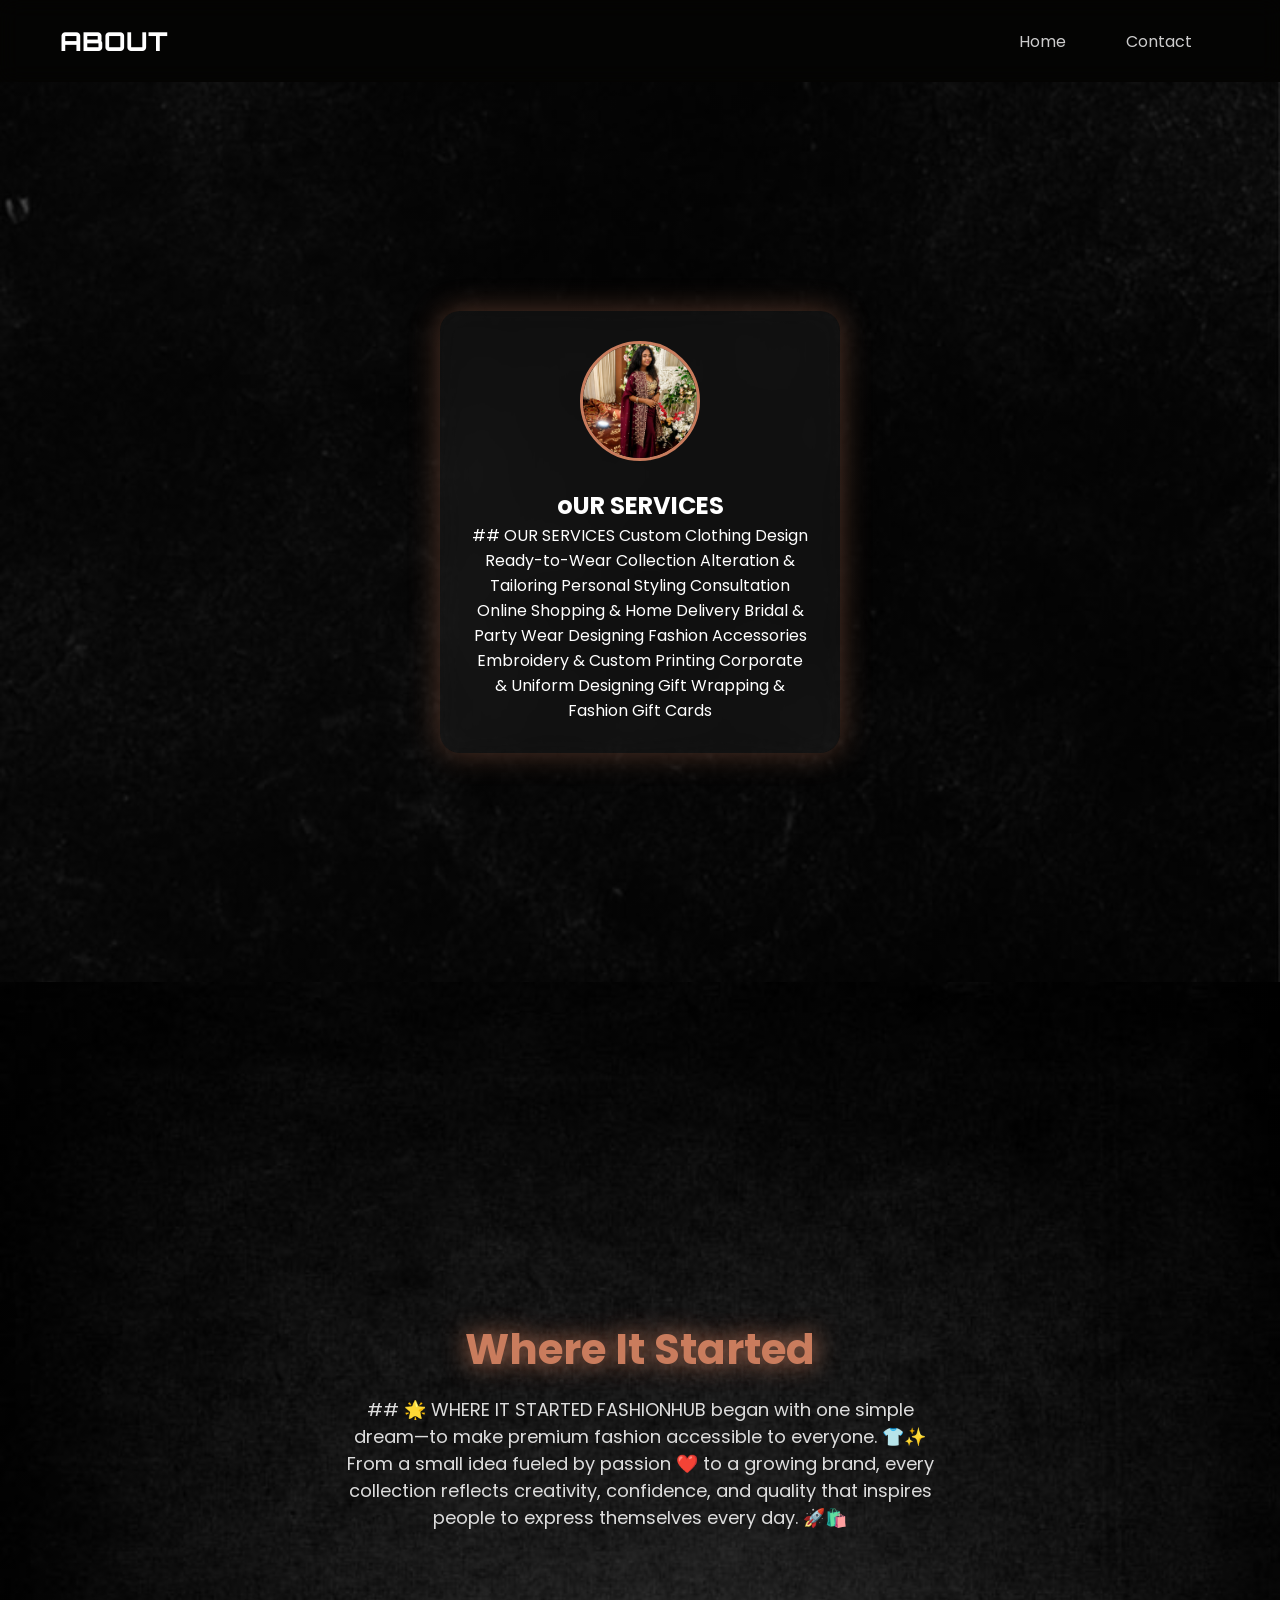
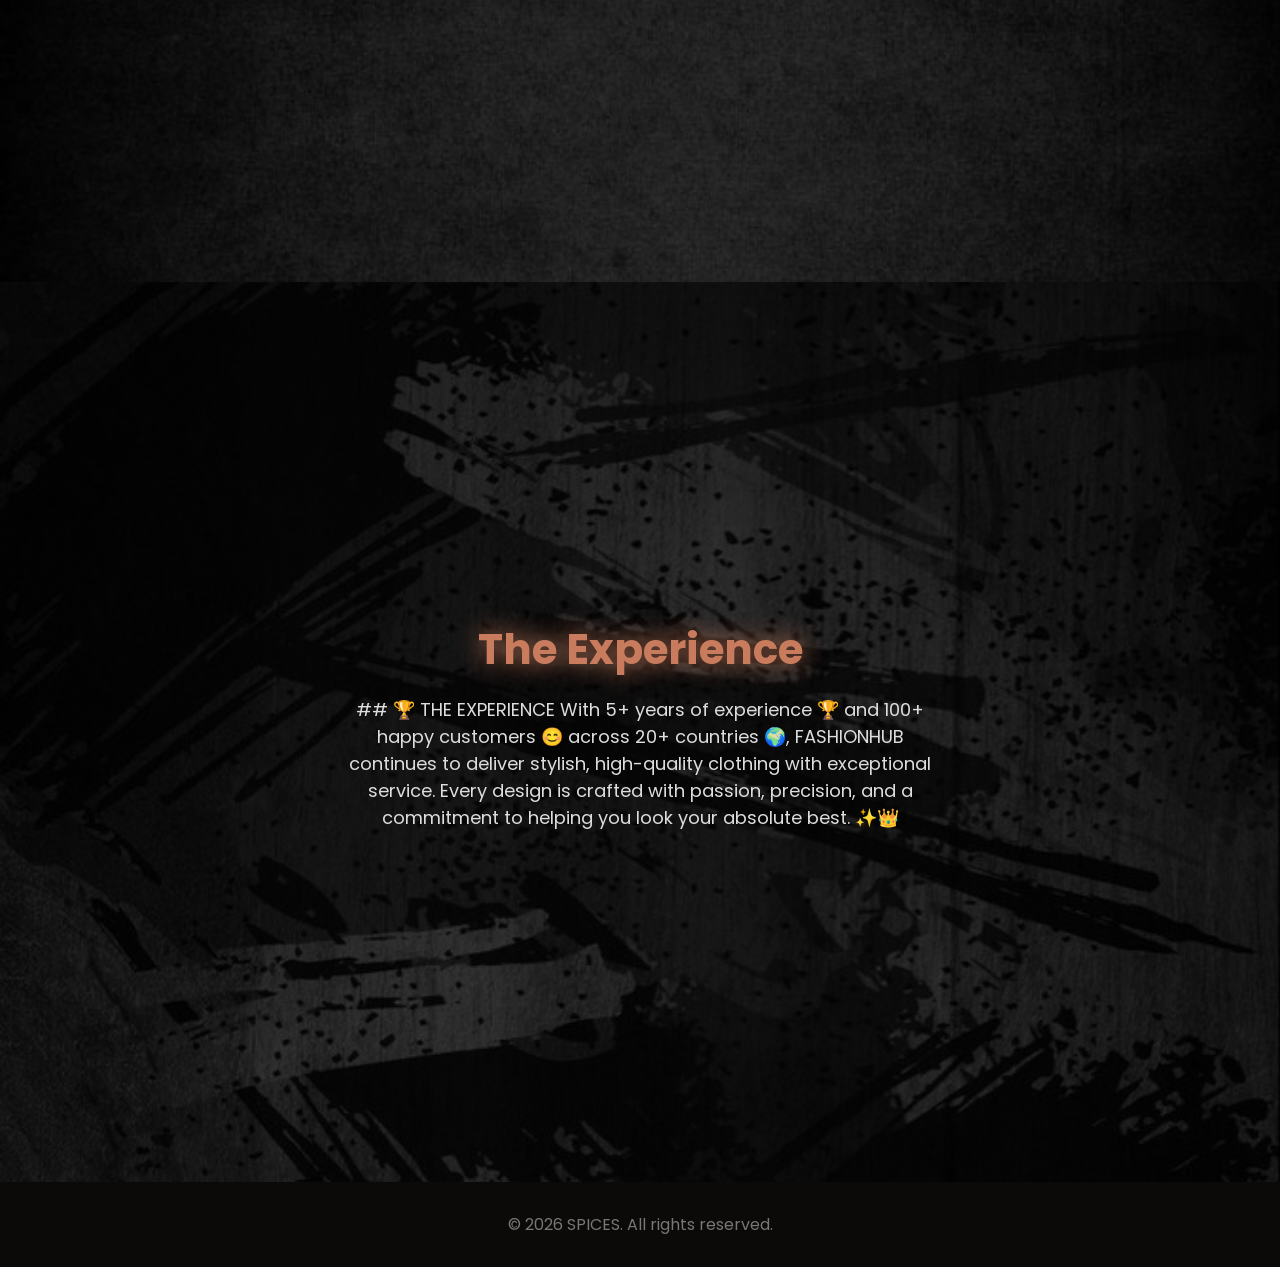
<file: about.html>
<!DOCTYPE html>
<html lang="en">
<head>
<meta charset="UTF-8">
<meta name="viewport" content="width=device-width, initial-scale=1.0">
<title>About Us</title>
<link href="https://fonts.googleapis.com/css2?family=Poppins&family=Orbitron&display=swap" rel="stylesheet">
<style>*{
  margin:0;
  padding:0;
  box-sizing:border-box;
  font-family:'Poppins',sans-serif;
}

body{
  color:#fff;
  background:#0b0a08;
}

/* HEADER SAME THEME */
header{
  display:flex;
  justify-content:space-between;
  align-items:center;
  padding:25px 60px;
  background:rgba(0,0,0,.6);
  backdrop-filter:blur(10px);
}

.logo{
  font-family:'Orbitron',sans-serif;
  font-size:26px;
  font-weight:800;
}
.logo span{
  color:#c97c5d;
  text-shadow:0 0 15px #c97c5d;
}

nav a{
  margin:0 10px;
  text-decoration:none;
  color:#ccc;
  padding:10px 18px;
  border-radius:25px;
  transition:.3s;
}
nav a:hover{
  background:#c97c5d;
  color:#000;
  box-shadow:0 0 20px rgba(201,124,93,.9);
}

/* STORY SECTIONS */
.story{
  height:100vh;
  display:flex;
  align-items:center;
  justify-content:center;
  text-align:center;
  padding:40px;
  position:relative;
}

/* BACKGROUNDS */
.section1{
  background:
  linear-gradient(rgba(0,0,0,.7),rgba(0,0,0,.7)),
  url('images/bg2.jpeg');
  background-size:cover;
}

.section2{
  background:
  linear-gradient(rgba(0,0,0,.7),rgba(0,0,0,.7)),
  url('images/bg3.jpeg');
  background-size:cover;
}

.section3{
  background:
  linear-gradient(rgba(0,0,0,.7),rgba(0,0,0,.7)),
  url('images/bg4.jpeg');
  background-size:cover;
}

/* GLASS CARD (OWNER BOX) */
.glass-card{
  background:rgba(255,255,255,0.05);
  padding:30px;
  border-radius:20px;
  backdrop-filter:blur(15px);
  max-width:400px;
  box-shadow:0 0 30px rgba(201,124,93,.4);
}

.owner-img{
  width:120px;
  height:120px;
  border-radius:50%;
  object-fit:cover;
  margin-bottom:20px;
  border:3px solid #c97c5d;
}

/* TEXT BLOCK */
.text{
  max-width:600px;
}

.text h2{
  font-size:42px;
  color:#c97c5d;
  text-shadow:0 0 25px #c97c5d;
}

.text p{
  margin-top:15px;
  color:#ddd;
  font-size:18px;
}

/* ANIMATION */
.reveal{
  opacity:0;
  transform:translateY(60px);
  transition:1s;
}

.reveal.active{
  opacity:1;
  transform:translateY(0);
}

/* FOOTER */
footer{
  text-align:center;
  padding:30px;
  color:#777;
}

/* MOBILE */
@media(max-width:768px){

  .text h2{
    font-size:30px;
  }

  .text p{
    font-size:15px;
  }

  .glass-card{
    padding:20px;
  }

}</style>
</head>

<body>

<header>
  <div class="logo">ABOUT</div>
  <nav>
    <a href="index.html">Home</a>
    <a href="contact.html">Contact</a>
  </nav>
</header>

<!-- SECTION 1 (OWNER INTRO) -->
<section class="story section1">

  <div class="glass-card reveal">
    <img src="images/owner.jpeg" class="owner-img">
    <h2>oUR SERVICES</h2>
    <p>
    <p>
    <p>


## OUR SERVICES

Custom Clothing Design
Ready-to-Wear Collection
Alteration & Tailoring
Personal Styling Consultation
Online Shopping & Home Delivery
Bridal & Party Wear Designing
Fashion Accessories
Embroidery & Custom Printing
Corporate & Uniform Designing
Gift Wrapping & Fashion Gift Cards


</p>
    </p>
  </div>

</section>

<!-- SECTION 2 -->
<section class="story section2">
  <div class="text reveal">
    <h2>Where It Started</h2>
    <p>
      <p>
<p>
    ## 🌟 WHERE IT STARTED

FASHIONHUB began with one simple dream—to make premium fashion accessible to everyone. 👕✨ From a small idea fueled by passion ❤️ to a growing brand, every collection reflects creativity, confidence, and quality that inspires people to express themselves every day. 🚀🛍️

</p>
</p>
    </p>
  </div>
</section>

<!-- SECTION 3 -->
<section class="story section3">
  <div class="text reveal">
    <h2>The Experience</h2>
    <p>
      <p>
<p>
## 🏆 THE EXPERIENCE

With 5+ years of experience 🏆 and 100+ happy customers 😊 across 20+ countries 🌍, FASHIONHUB continues to deliver stylish, high-quality clothing with exceptional service. Every design is crafted with passion, precision, and a commitment to helping you look your absolute best. ✨👑
</p>
    </p>
  </div>
</section>

<footer>
  © 2026 SPICES. All rights reserved.
</footer>

<script>function reveal(){
  let reveals = document.querySelectorAll(".reveal");

  reveals.forEach((el)=>{
    let windowHeight = window.innerHeight;
    let elementTop = el.getBoundingClientRect().top;
    let visible = 120;

    if(elementTop < windowHeight - visible){
      el.classList.add("active");
    }
  });
}

window.addEventListener("scroll", reveal);</script>
</body>
</html>
</file>
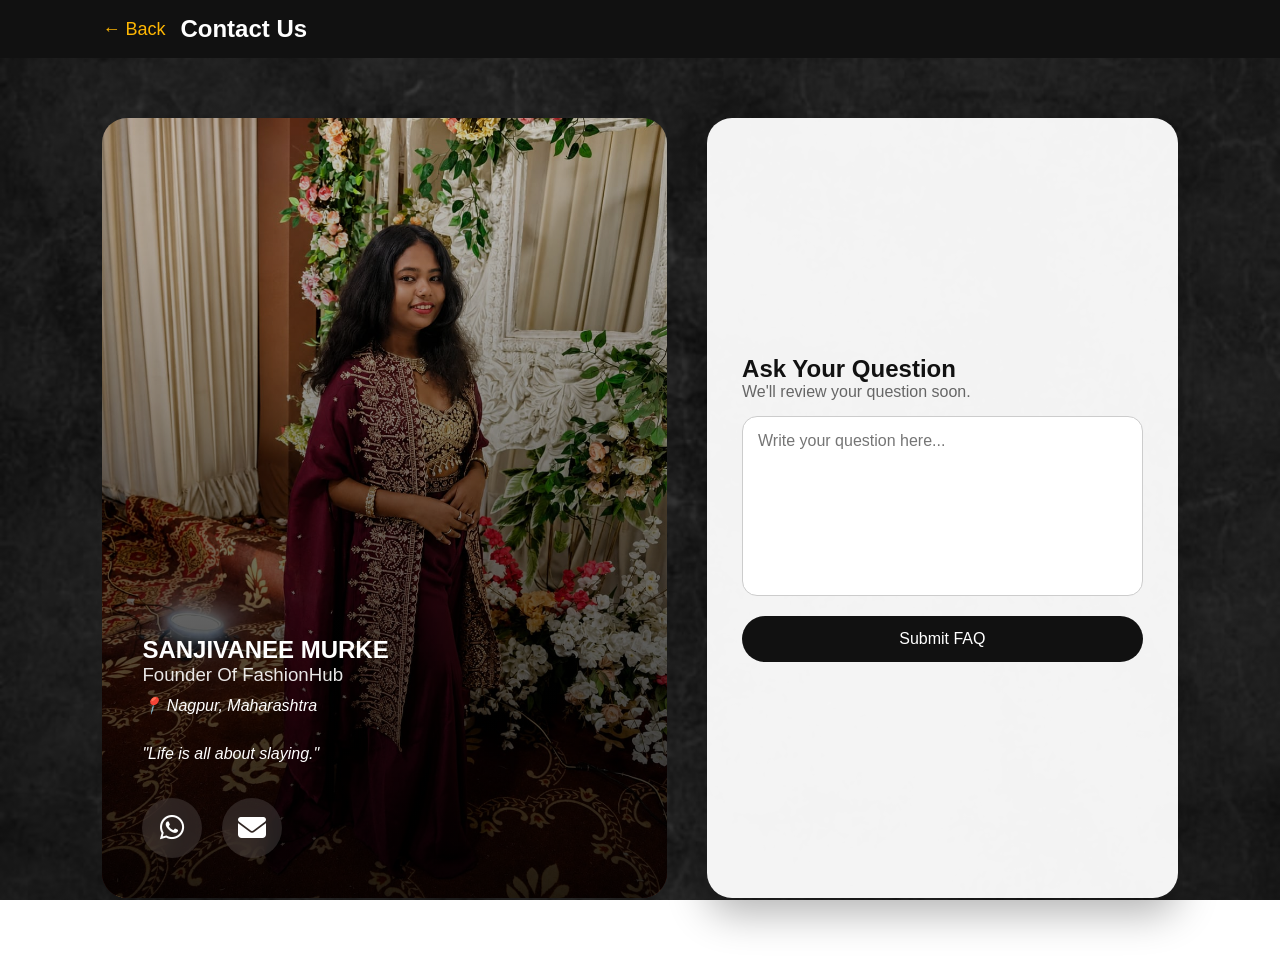
<file: contact.html>
<!DOCTYPE html>
<html lang="en">
<head>
<meta charset="UTF-8">
<meta name="viewport" content="width=device-width, initial-scale=1.0">
<title>Contact Us</title>

<!-- Font Awesome -->
<link rel="stylesheet" href="https://cdnjs.cloudflare.com/ajax/libs/font-awesome/6.5.2/css/all.min.css">

<style>
*{
margin:0;
padding:0;
box-sizing:border-box;
font-family:'Segoe UI',sans-serif;
}

body{
background:#efe6d8;
background:
linear-gradient(rgba(0,0,0,0.65),rgba(0,0,0,0.65)),
url('images/bg5.jpeg');
background-size:cover;
background-position:center;
background-attachment:fixed;
color:white;
min-height:100vh;
}

header{
display:flex;
align-items:center;
gap:15px;
padding:15px 8%;
background:#111;
}

.back{
text-decoration:none;
color:#ffb703;
font-size:18px;
}

.contact-wrapper{
min-height:100vh;
display:grid;
grid-template-columns:1.2fr 1fr;
gap:40px;
padding:60px 8%;
}

.owner-card{
position:relative;
border-radius:25px;
overflow:hidden;
min-height:500px;
}

.owner-card img{
width:100%;
height:100%;
object-fit:cover;
}

.form-card{
background:rgba(255,255,255,.95);
color:#111;
padding:35px;
border-radius:25px;
display:flex;
flex-direction:column;
justify-content:center;
box-shadow:0 15px 40px rgba(0,0,0,.3);
}

.form-card textarea{
width:100%;
height:180px;
padding:15px;
border-radius:15px;
border:1px solid #ccc;
resize:none;
font-size:16px;
margin-bottom:20px;
}

.form-card button{
padding:14px;
border:none;
border-radius:30px;
background:#111;
color:#fff;
font-size:16px;
cursor:pointer;
transition:.3s;
}

.form-card button:hover{
background:#ffb703;
color:#111;
transform:translateY(-2px);
box-shadow:0 0 20px #ffb703;
}

.overlay{
position:absolute;
inset:0;
background:linear-gradient(to top, rgba(0,0,0,.85), rgba(0,0,0,.2));
padding:40px;
display:flex;
flex-direction:column;
justify-content:flex-end;
}

.overlay h1{
font-size:2.8rem;
}

.overlay h3{
font-weight:400;
opacity:.9;
}

.overlay p{
margin:10px 0 20px;
font-style:italic;
}

/* Contact Icons */

.contact-icons{
display:flex;
gap:20px;
margin-top:15px;
}

.contact-icons a{
width:60px;
height:60px;
display:flex;
justify-content:center;
align-items:center;
border-radius:50%;
background:rgba(255,255,255,.12);
color:white;
font-size:28px;
text-decoration:none;
transition:.35s;
backdrop-filter:blur(10px);
}

.contact-icons a:hover{
transform:translateY(-5px) scale(1.12);
box-shadow:0 0 20px #ffb703;
background:#ffb703;
color:black;
}

/* FAQ */

.faq-box{
margin-top:30px;
}

.faq-box h3{
margin-bottom:12px;
font-size:20px;
}

.faq-box textarea{
width:100%;
height:110px;
padding:14px;
border:none;
outline:none;
border-radius:15px;
resize:none;
font-size:15px;
}

.faq-box button{
margin-top:15px;
padding:12px 30px;
border:none;
border-radius:30px;
background:#ffb703;
color:black;
font-weight:bold;
cursor:pointer;
transition:.3s;
}

.faq-box button:hover{
transform:scale(1.05);
box-shadow:0 0 20px #ffb703;
}

#success{
display:none;
margin-top:15px;
color:#7CFC00;
font-weight:bold;
font-size:17px;
}

@media(max-width:900px){

.contact-wrapper{
grid-template-columns:1fr;
}

.owner-card{
min-height:450px;
}

.overlay h1{
font-size:2rem;
}

.contact-icons{
justify-content:center;
}

}

@media(max-width:900px){

.contact-wrapper{
grid-template-columns:1fr;
gap:30px;
padding:30px 20px;
}

.owner-card{
min-height:500px;
}

.overlay{
padding:25px;
}

.overlay h2{
font-size:28px;
}

.form-card{
padding:25px;
}

.contact-icons{
justify-content:flex-start;
}

}
</style>
</head>

<body>

<header>
<a href="index.html" class="back">← Back</a>
<h2>Contact Us</h2>
</header>

<section class="contact-wrapper">

<div class="owner-card">

<img src="images/owner.jpeg" alt="Owner">

<div class="overlay">

<h2>SANJIVANEE MURKE</h2>

<h3>Founder Of FashionHub</h3>

<p>📍 Nagpur, Maharashtra</p>

<p>"Life is all about slaying."</p>

<div class="contact-icons">

<a href="https://wa.me/918554819188" target="_blank">
<i class="fab fa-whatsapp"></i>
</a>

<a href="mailto:sanjivineemurke@gmail.com">
<i class="fas fa-envelope"></i>
</a>

</div>

</div>

</div>

<div class="form-card">

<h2>Ask Your Question</h2>

<p style="color:#666;margin-bottom:15px;">
We'll review your question soon.
</p>

<textarea id="faq" placeholder="Write your question here..."></textarea>

<button onclick="submitFAQ()">Submit FAQ</button>

<div id="success">
✅ Your FAQ has been submitted!
</div>

</div>

</section>
<script>

function submitFAQ(){

let text=document.getElementById("faq");

if(text.value.trim()==""){
alert("Please write your question.");
return;
}

document.getElementById("success").style.display="block";

text.value="";

setTimeout(()=>{
document.getElementById("success").style.display="none";
},3000);

}

</script>

</body>
</html>
</file>
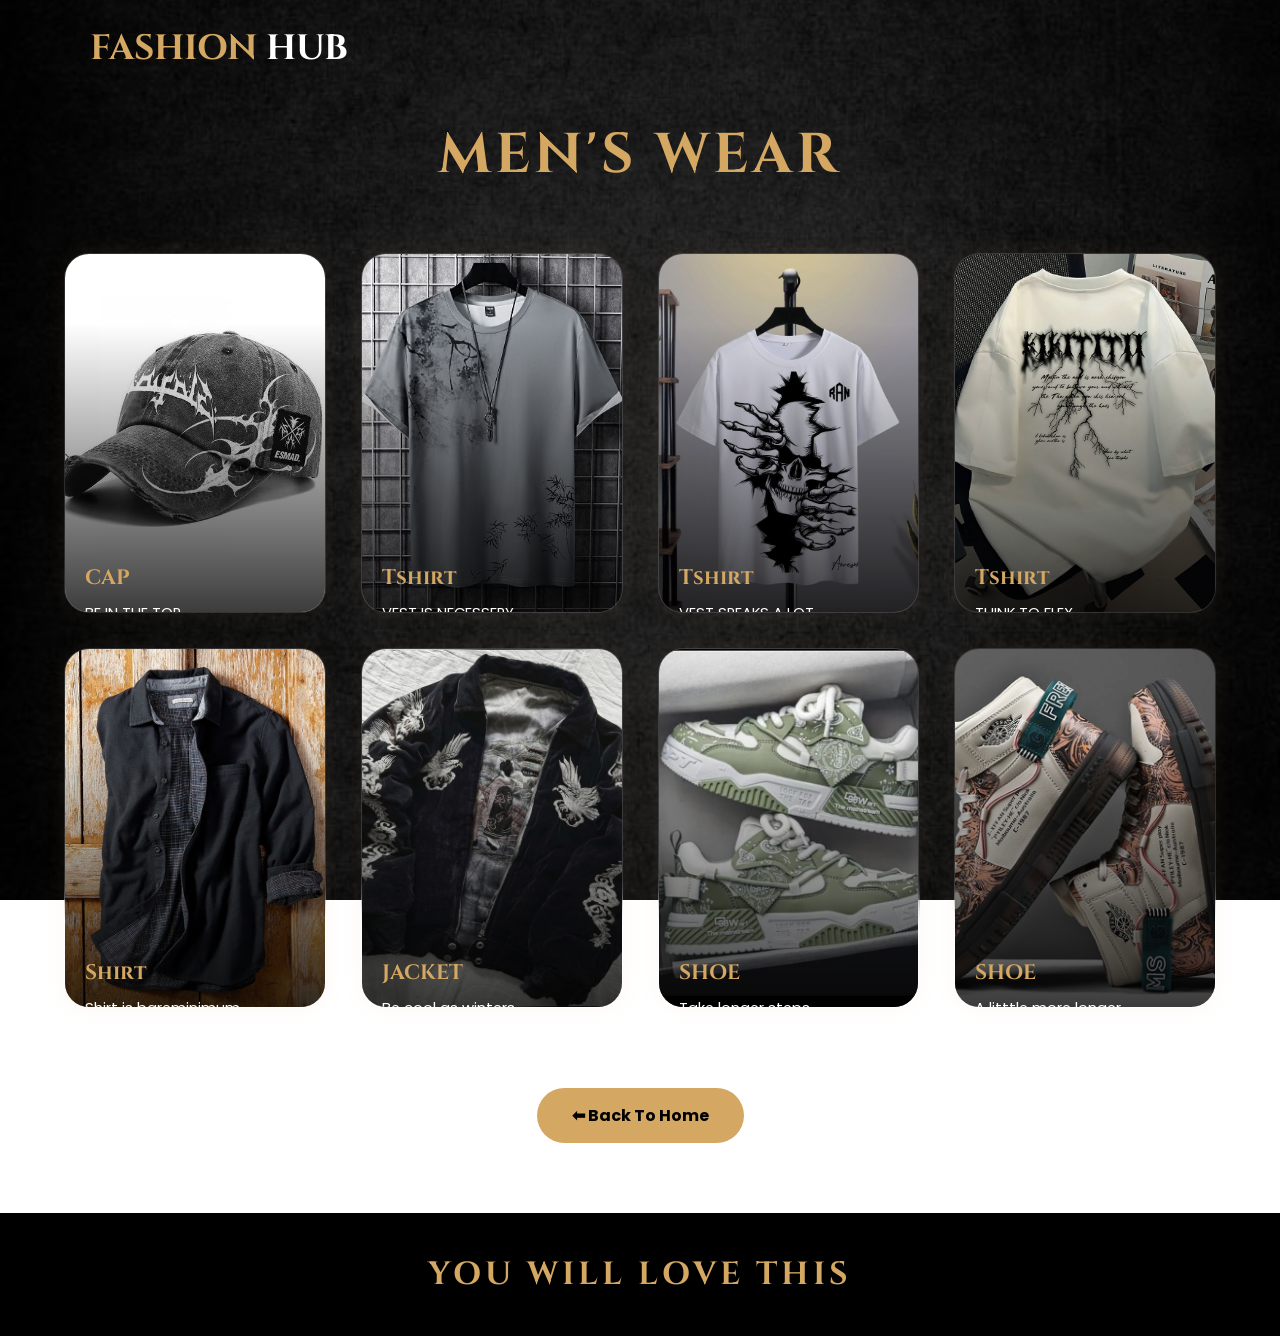
<file: men.html>
<!DOCTYPE html>
<html lang="en">

<head>

<meta charset="UTF-8">
<meta name="viewport" content="width=device-width, initial-scale=1.0">

<title>MEN WEAR</title>

<link href="https://fonts.googleapis.com/css2?family=Cinzel:wght@500;700&family=Poppins:wght@300;400;500&family=Pacifico&display=swap" rel="stylesheet">

<style>

*{
    margin:0;
    padding:0;
    box-sizing:border-box;
}

body{

    font-family:'Poppins',sans-serif;

    background:
    linear-gradient(rgba(0,0,0,0.7),rgba(0,0,0,0.7)),
    url('images/bg3.jpeg');

    background-size:cover;
    background-position:center;
    background-attachment:fixed;

    color:white;
}

/* HEADER */

.top-bar{

    display:flex;
    justify-content:space-between;
    align-items:center;

    padding:25px 7%;
}

.logo{

    font-size:2.2rem;

    font-family:'Cinzel',serif;

    color:#d4a762;
}

.logo span{
    color:white;
}

/* PAGE TITLE */

.page-title{

    text-align:center;

    font-size:3.5rem;

    margin-top:20px;

    color:#d4a762;

    font-family:'Cinzel',serif;

    letter-spacing:4px;
}

/* MENU GRID */

.menu-grid{

    width:100%;

    padding:60px 5%;

    display:grid;

    grid-template-columns:repeat(auto-fit,minmax(220px,1fr));

    gap:35px;
}

/* CARDS */

.card{

    position:relative;

    height:360px;

    border-radius:25px;

    overflow:hidden;

    background:rgba(255,255,255,0.06);

    backdrop-filter:blur(12px);

    border:1px solid rgba(255,255,255,0.1);

    transition:0.6s;

    cursor:pointer;

    box-shadow:
    0 0 20px rgba(212,167,98,0.08);

    min-width:220px;
}

.card:hover{

    transform:translateY(-10px) scale(1.03);

    box-shadow:
    0 0 30px rgba(212,167,98,0.25);

    rotate:1deg;
}

/* IMAGE */

.card img{

    width:100%;
    height:100%;

    object-fit:cover;

    transition:0.8s;
}

.card:hover img{

    transform:scale(1.15);
}

/* OVERLAY */

.overlay{

    position:absolute;
    inset:0;

    background:linear-gradient(
    transparent,
    rgba(0,0,0,0.95)
    );

    display:flex;
    flex-direction:column;
    justify-content:flex-end;

    padding:20px;

    transform:translateY(70px);

    transition:0.6s;
}

.card:hover .overlay{

    transform:translateY(0);
}

/* TEXT */

.overlay h2{

    color:#d4a762;

    font-size:1.3rem;

    margin-bottom:10px;

    font-family:'Cinzel',serif;
}

.overlay p{

    font-size:0.92rem;

    line-height:1.6;

    margin-bottom:10px;
}

.price{

    font-size:1.1rem;

    font-weight:bold;

    color:white;
}

/* BUTTON */

.home-btn{

    display:inline-block;

    margin:20px auto 70px;

    padding:15px 35px;

    background:#d4a762;

    color:black;

    text-decoration:none;

    border-radius:40px;

    font-weight:bold;

    transition:0.5s;
}

.home-btn:hover{

    transform:translateY(-5px) scale(1.08);

    background:white;
}

/* FOOTER */

.footer{

    width:100%;

    background:black;

    padding:40px 20px;

    text-align:center;
}

.footer h1{

    color:#d4a762;

    font-family:'Cinzel',serif;

    letter-spacing:4px;

    font-size:2rem;
}

/* MOBILE */

@media(max-width:768px){

    .top-bar{

        flex-direction:column;

        gap:15px;
    }

    .logo{

        font-size:1.8rem;
    }

    .page-title{

        font-size:2.2rem;
    }

    .menu-grid{

        grid-template-columns:1fr;

        padding:40px 7%;
    }

    .card{

        height:380px;
    }

}

</style>

</head>

<body>

<!-- TOP -->

<div class="top-bar">

<h1 class="logo">
FASHION <span>HUB</span>
</h1>

</div>

<!-- TITLE -->

<h1 class="page-title">
MEN'S WEAR
</h1>

<!-- GRID -->

<div class="menu-grid">

<!-- CARD 1 -->


<div class="card">

<img src="images/MANCAP1.jpg">

<div class="overlay">

<h2>CAP</h2>

<p>
BE IN THE TOP
</p>

<div class="price">
₹259
</div>

</div>

</div>
<!-- CARD 2 -->


<div class="card">

<img src="images/TSHIRT2.jpg">

<div class="overlay">

<h2>Tshirt</h2>

<p>
VEST IS NECESSERY
</p>

<div class="price">
₹359
</div>

</div>

</div>

<!-- CARD 3 -->


<div class="card">

<img src="images/TSHIRT3.jpg">
<div class="overlay">

<h2>Tshirt</h2>

<p>
VEST SPEAKS A LOT
</p>

<div class="price">
₹299
</div>

</div>

</div>

<!-- CARD 4 -->


<div class="card">

<img src="images/TSHIRT4.jpg">

<div class="overlay">

<h2>Tshirt</h2>

<p>
THINK TO FLEX
</p>

<div class="price">
₹259
</div>

</div>

</div>
<!-- CARD 5 -->


<div class="card">

<img src="images/SHIRT9.jpeg">

<div class="overlay">

<h2>Shirt</h2>

<p>
Shirt is bareminimum.
</p>

<div class="price">
₹259
</div>

</div>

</div>

<!-- CARD 6 -->

<div class="card">

<img src="images/MANJACKET1.jpg">

<div class="overlay">

<h2>JACKET</h2>

<p>
Be cool as winters.
</p>

<div class="price">
₹259
</div>

</div>

</div>

<!--BOX 7-->

<div class="card">

<img src="images/SHOE5.jpg">

<div class="overlay">

<h2>SHOE</h2>

<p>
Take longer steps.
</p>

<div class="price">
₹259
</div>

</div>

</div>

<!--BOX 8-->

<div class="card">

<img src="images/SHOE6.jpg">

<div class="overlay">

<h2>SHOE</h2>

<p>
A litttle more longer.
</p>

<div class="price">
₹259
</div>

</div>

</div>

</div>

<!-- BUTTON -->

<center>

<a href="index.html" class="home-btn">
⬅ Back To Home
</a>

</center>

<!-- FOOTER -->

<div class="footer">

<h1>
YOU WILL LOVE THIS
</h1>

</div>

</body>
</html>
</file>
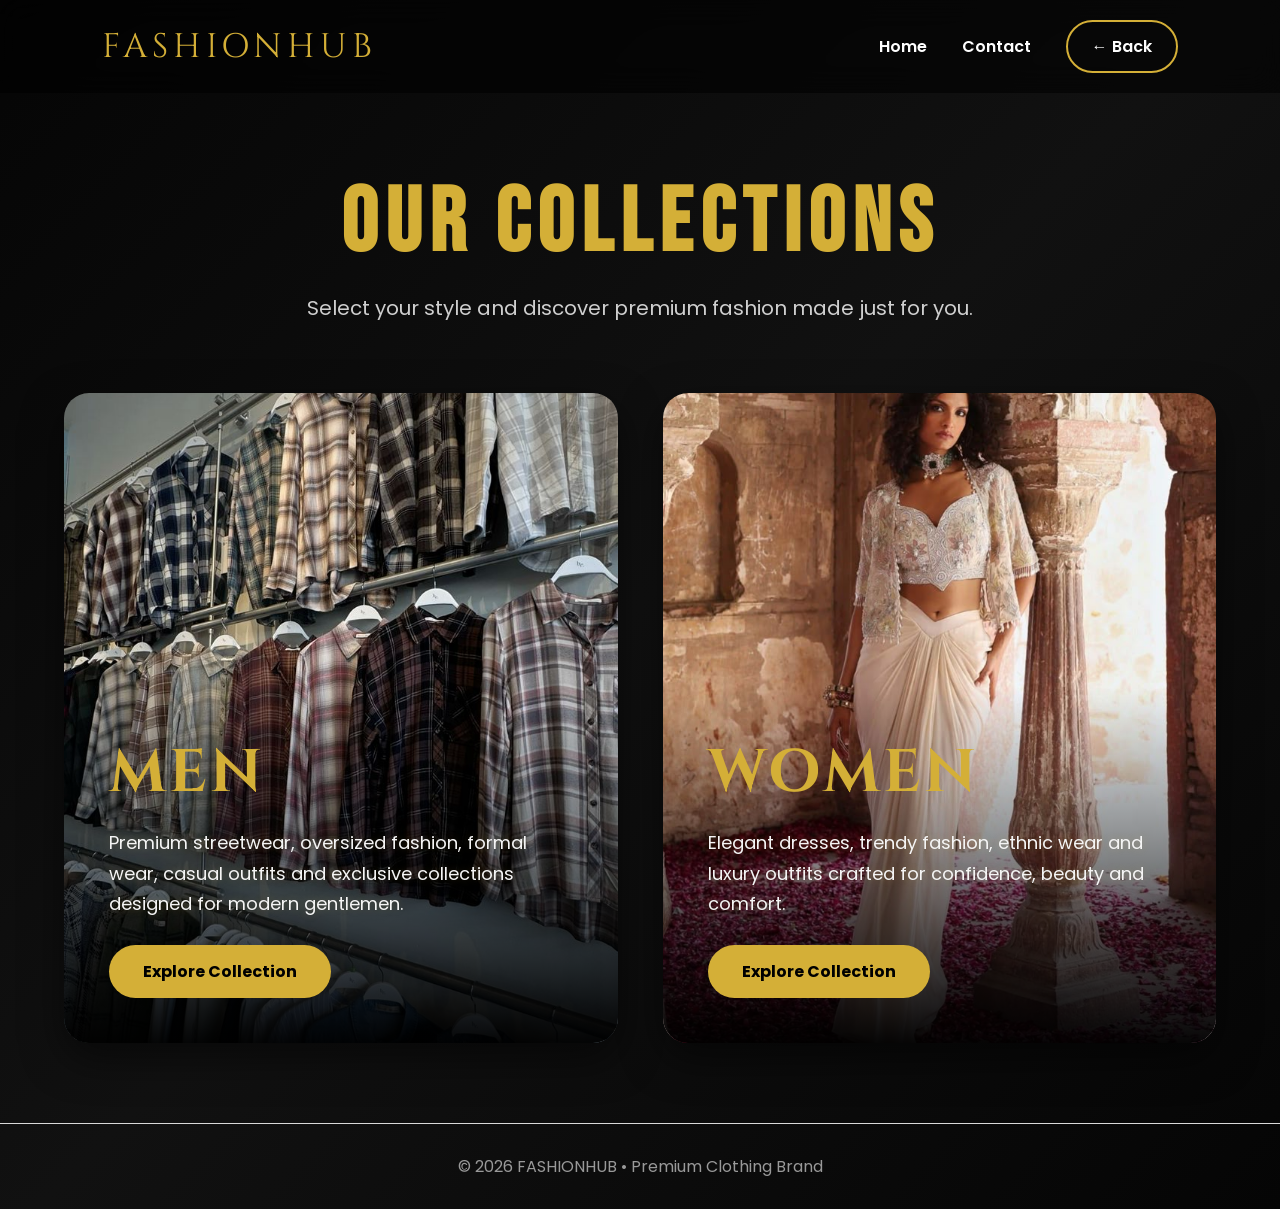
<file: product.html>
<!DOCTYPE html>
<html lang="en">
<head>
<meta charset="UTF-8">
<meta name="viewport" content="width=device-width, initial-scale=1.0">
<title>Products | FASHIONHUB</title>

<link rel="preconnect" href="https://fonts.googleapis.com">
<link rel="preconnect" href="https://fonts.gstatic.com" crossorigin>
<link href="https://fonts.googleapis.com/css2?family=Bebas+Neue&family=Cinzel:wght@600;700&family=Poppins:wght@300;400;500;600;700&display=swap" rel="stylesheet">

<style>

*{
margin:0;
padding:0;
box-sizing:border-box;
scroll-behavior:smooth;
}

body{
font-family:'Poppins',sans-serif;
background:linear-gradient(135deg,#050505,#111,#050505);
color:white;
overflow-x:hidden;
}

/* Scrollbar */

::-webkit-scrollbar{
width:8px;
}

::-webkit-scrollbar-thumb{
background:#d4af37;
border-radius:20px;
}

::-webkit-scrollbar-track{
background:#111;
}

/* Header */

header{
position:fixed;
top:0;
left:0;
width:100%;
padding:20px 8%;
display:flex;
justify-content:space-between;
align-items:center;
background:rgba(0,0,0,.55);
backdrop-filter:blur(15px);
z-index:1000;
}

.logo{
font-family:'Cinzel',serif;
font-size:34px;
letter-spacing:5px;
color:#D4AF37;
cursor:pointer;
}

nav{
display:flex;
align-items:center;
gap:35px;
}

nav a{
text-decoration:none;
color:white;
font-weight:600;
position:relative;
transition:.4s;
}

nav a::after{
content:"";
position:absolute;
left:0;
bottom:-7px;
width:0;
height:2px;
background:#D4AF37;
transition:.4s;
}

nav a:hover{
color:#D4AF37;
}

nav a:hover::after{
width:100%;
}

.back{
padding:12px 24px;
border:2px solid #D4AF37;
border-radius:40px;
transition:.4s;
}

.back:hover{
background:#D4AF37;
color:black;
}

/* Hero */

.hero{
padding-top:170px;
text-align:center;
padding-bottom:70px;
}

.hero h1{
font-family:'Bebas Neue',sans-serif;
font-size:90px;
letter-spacing:8px;
color:#D4AF37;
}

.hero p{
margin-top:15px;
font-size:20px;
opacity:.8;
}

/* Category Cards */

.container{
width:90%;
max-width:1400px;
margin:auto;

display:grid;
grid-template-columns:repeat(auto-fit,minmax(400px,1fr));
gap:45px;
padding-bottom:80px;
}

.card{
position:relative;
height:650px;
overflow:hidden;
border-radius:25px;
cursor:pointer;
text-decoration:none;
background:#111;
box-shadow:0 15px 40px rgba(0,0,0,.5);
transition:.5s;
}

.card img{
width:100%;
height:100%;
object-fit:cover;
transition:1s;
}

.card:hover img{
transform:scale(1.12);
filter:brightness(.7);
}

.card::before{
content:"";
position:absolute;
top:0;
left:0;
width:100%;
height:100%;
border:3px solid transparent;
border-radius:25px;
transition:.5s;
z-index:2;
}

.card:hover::before{
border-color:#D4AF37;
}

.overlay{
position:absolute;
bottom:0;
left:0;
width:100%;
padding:45px;
background:linear-gradient(transparent,rgba(0,0,0,.97));
z-index:3;
transition:.5s;
}

.card:hover .overlay{
padding-bottom:60px;
}

.overlay h2{
font-family:'Cinzel',serif;
font-size:60px;
letter-spacing:3px;
color:#D4AF37;
margin-bottom:15px;
}

.overlay p{
font-size:18px;
line-height:1.7;
color:#F5F5F5;
margin-bottom:25px;
text-shadow:0 0 8px rgba(212,175,55,.2);
}

.button{
display:inline-block;
padding:14px 34px;
background:#D4AF37;
color:black;
border-radius:50px;
text-decoration:none;
font-weight:bold;
transition:.4s;
}

.button:hover{
transform:translateY(-5px);
box-shadow:0 12px 30px rgba(212,175,55,.5);
}

/* Footer */

footer{
padding:30px;
text-align:center;
border-top:1px solid rgb(217, 217, 217);
color:#999;
}

/* Mobile */

@media(max-width:900px){

header{
flex-direction:column;
gap:15px;
padding:18px;
}

nav{
gap:18px;
flex-wrap:wrap;
justify-content:center;
}

.hero{
padding-top:180px;
}

.hero h1{
font-size:60px;
}

.hero p{
font-size:17px;
padding:0 20px;
}

.container{
grid-template-columns:1fr;
width:92%;
}

.card{
height:470px;
}

.overlay h2{
font-size:42px;
}

.overlay p{
font-size:15px;
}

}

</style>

</head>

<body>

<header>

<div class="logo">FASHIONHUB</div>

<nav>

<a href="index.html">Home</a>

<a href="contact.html">Contact</a>

<a href="index.html" class="back">← Back</a>

</nav>

</header>

<section class="hero">

<h1>OUR COLLECTIONS</h1>

<p>Select your style and discover premium fashion made just for you.</p>

</section>

<section class="container">

<a href="men.html" class="card">

<img src="images/STYLE3.jpeg" alt="Men Collection">

<div class="overlay">

<h2>MEN</h2>

<p>
Premium streetwear, oversized fashion, formal wear, casual outfits and exclusive collections designed for modern gentlemen.
</p>

<span class="button">Explore Collection</span>

</div>

</a>

<a href="women.html" class="card">

<img src="images/women4.jpeg" alt="Women Collection">

<div class="overlay">

<h2>WOMEN</h2>

<p>
Elegant dresses, trendy fashion, ethnic wear and luxury outfits crafted for confidence, beauty and comfort.
</p>

<span class="button">Explore Collection</span>

</div>

</a>

</section>

<footer>

© 2026 FASHIONHUB • Premium Clothing Brand

</footer>

</body>
</html>
</file>
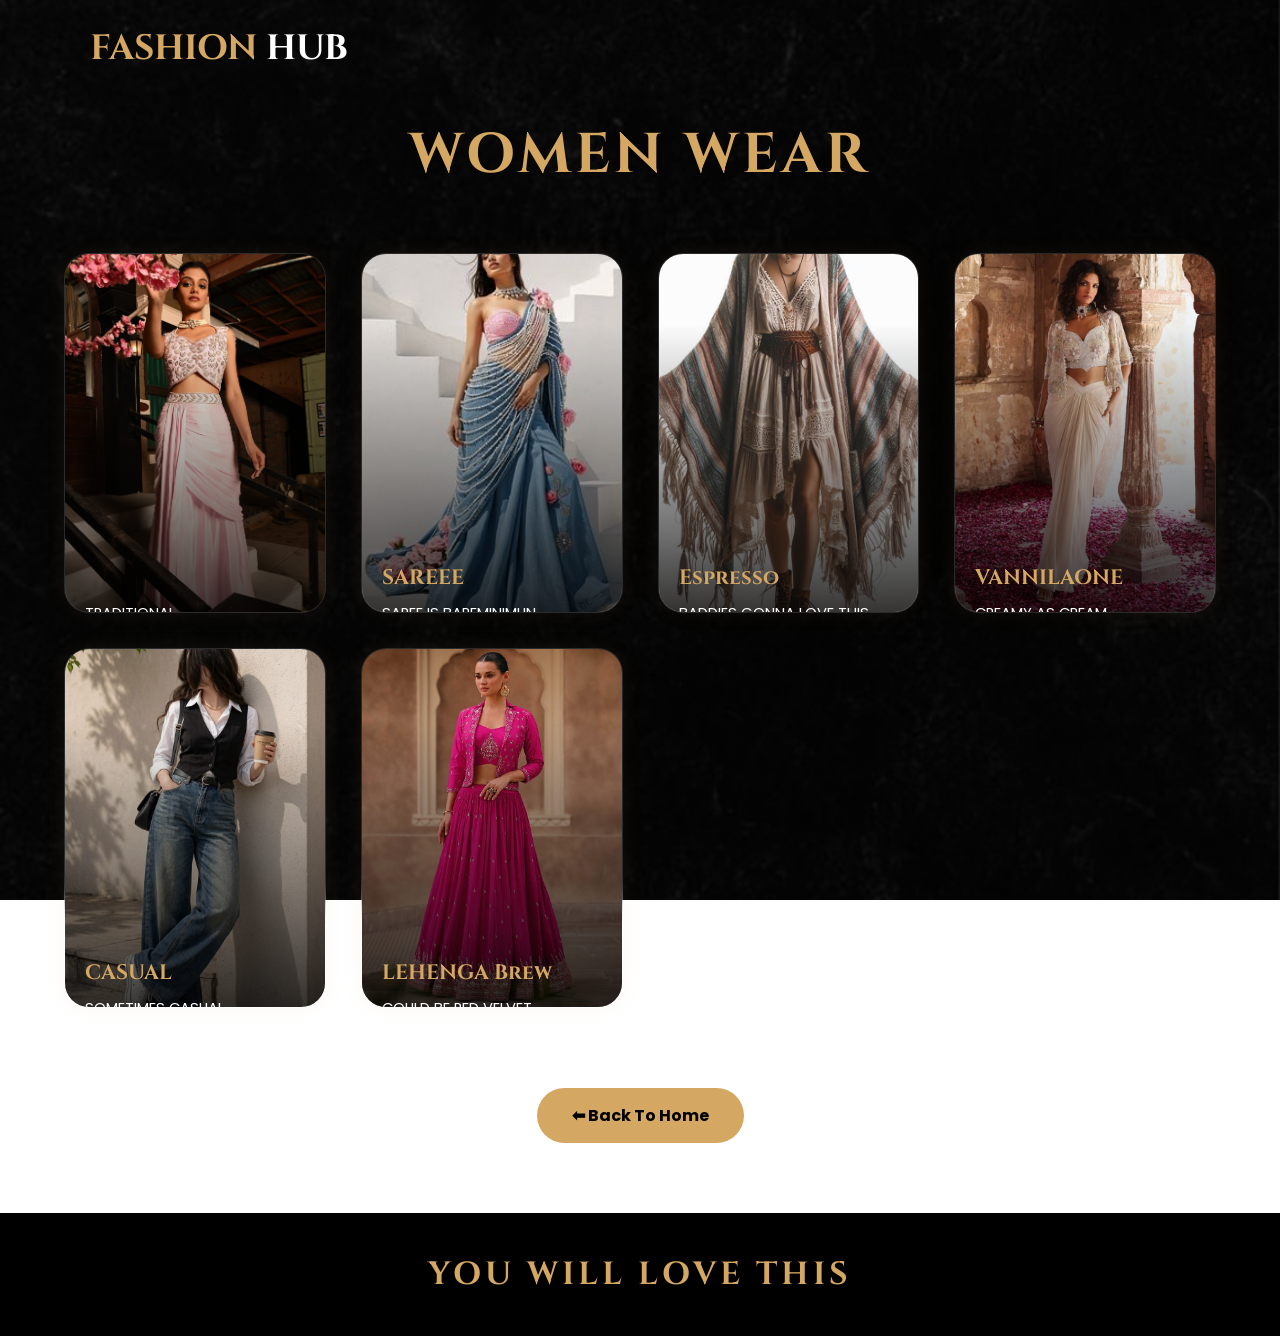
<file: women.html>
<!DOCTYPE html>
<html lang="en">

<head>

<meta charset="UTF-8">
<meta name="viewport" content="width=device-width, initial-scale=1.0">

<title>WOMEN FASHION</title>

<link href="https://fonts.googleapis.com/css2?family=Cinzel:wght@500;700&family=Poppins:wght@300;400;500&family=Pacifico&display=swap" rel="stylesheet">

<style>

*{
    margin:0;
    padding:0;
    box-sizing:border-box;
}

body{

    font-family:'Poppins',sans-serif;

    background:
    linear-gradient(rgba(0,0,0,0.7),rgba(0,0,0,0.7)),
    url('images/bg2.jpeg');

    background-size:cover;
    background-position:center;
    background-attachment:fixed;

    color:white;
}

/* HEADER */

.top-bar{

    display:flex;
    justify-content:space-between;
    align-items:center;

    padding:25px 7%;
}

.logo{

    font-size:2.2rem;

    font-family:'Cinzel',serif;

    color:#d4a762;
}

.logo span{
    color:white;
}

/* PAGE TITLE */

.page-title{

    text-align:center;

    font-size:3.5rem;

    margin-top:20px;

    color:#d4a762;

    font-family:'Cinzel',serif;

    letter-spacing:4px;
}

/* MENU GRID */

.menu-grid{

    width:100%;

    padding:60px 5%;

    display:grid;

    grid-template-columns:repeat(auto-fit,minmax(220px,1fr));

    gap:35px;
}

/* CARDS */

.card{

    position:relative;

    height:360px;

    border-radius:25px;

    overflow:hidden;

    background:rgba(255,255,255,0.06);

    backdrop-filter:blur(12px);

    border:1px solid rgba(255,255,255,0.1);

    transition:0.6s;

    cursor:pointer;

    box-shadow:
    0 0 20px rgba(212,167,98,0.08);

    min-width:220px;
}

.card:hover{

    transform:translateY(-10px) scale(1.03);

    box-shadow:
    0 0 30px rgba(212,167,98,0.25);

    rotate:1deg;
}

/* IMAGE */

.card img{

    width:100%;
    height:100%;

    object-fit:cover;

    transition:0.8s;
}

.card:hover img{

    transform:scale(1.15);
}

/* OVERLAY */

.overlay{

    position:absolute;
    inset:0;

    background:linear-gradient(
    transparent,
    rgba(0,0,0,0.95)
    );

    display:flex;
    flex-direction:column;
    justify-content:flex-end;

    padding:20px;

    transform:translateY(70px);

    transition:0.6s;
}

.card:hover .overlay{

    transform:translateY(0);
}

/* TEXT */

.overlay h2{

    color:#d4a762;

    font-size:1.3rem;

    margin-bottom:10px;

    font-family:'Cinzel',serif;
}

.overlay p{

    font-size:0.92rem;

    line-height:1.6;

    margin-bottom:10px;
}

.price{

    font-size:1.1rem;

    font-weight:bold;

    color:white;
}

/* BUTTON */

.home-btn{

    display:inline-block;

    margin:20px auto 70px;

    padding:15px 35px;

    background:#d4a762;

    color:black;

    text-decoration:none;

    border-radius:40px;

    font-weight:bold;

    transition:0.5s;
}

.home-btn:hover{

    transform:translateY(-5px) scale(1.08);

    background:white;
}

/* FOOTER */

.footer{

    width:100%;

    background:black;

    padding:40px 20px;

    text-align:center;
}

.footer h1{

    color:#d4a762;

    font-family:'Cinzel',serif;

    letter-spacing:4px;

    font-size:2rem;
}

/* MOBILE */

@media(max-width:768px){

    .top-bar{

        flex-direction:column;

        gap:15px;
    }

    .logo{

        font-size:1.8rem;
    }

    .page-title{

        font-size:2.2rem;
    }

    .menu-grid{

        grid-template-columns:1fr;

        padding:40px 7%;
    }

    .card{

        height:380px;
    }

}

</style>

</head>

<body>

<!-- TOP -->

<div class="top-bar">

<h1 class="logo">
FASHION <span>HUB</span>
</h1>

</div>

<!-- TITLE -->

<h1 class="page-title">
WOMEN WEAR
</h1>

<!-- GRID -->

<div class="menu-grid">

<!-- CARD 1 -->

<div class="card">

<img src="images/women1.jpeg">

<div class="overlay">

<h2></h2>

<p>
TRADITIONAL
</p>

<div class="price">
₹899
</div>

</div>

</div>

<!-- CARD 2 -->

<div class="card">

<img src="images/women2.jpeg">

<div class="overlay">

<h2>SAREEE</h2>

<p>
SAREE IS BAREMINIMUN.
</p>

<div class="price">
₹2999
</div>

</div>

</div>

<!-- CARD 3 -->

<div class="card">

<img src="images/women3.jpeg">

<div class="overlay">

<h2>Espresso</h2>

<p>
BADDIES GONNA LOVE THIS.
</p>

<div class="price">
₹949
</div>

</div>

</div>
<!-- CARD 4 -->

<div class="card">

<img src="images/women4.jpeg">

<div class="overlay">

<h2>VANNILAONE</h2>

<p>
CREAMY AS CREAM.
</p>

<div class="price">
₹1999
</div>

</div>

</div>

<!-- CARD 5 -->

<div class="card">

<img src="images/women5.jpeg">

<div class="overlay">

<h2>CASUAL</h2>

<p>
SOMETIMES CASUAL
</p>

<div class="price">
₹229
</div>

</div>

</div>

<!-- CARD 6 -->

<div class="card">

<img src="images/women6.jpeg">

<div class="overlay">

<h2>LEHENGA Brew</h2>

<p>
COULD BE RED VELVET.
</p>

<div class="price">
₹699
</div>

</div>

</div>


</div>

<!-- BUTTON -->

<center>

<a href="index.html" class="home-btn">
⬅ Back To Home
</a>

</center>

<!-- FOOTER -->

<div class="footer">

<h1>
YOU WILL LOVE THIS
</h1>

</div>

</body>
</html>
</file>
